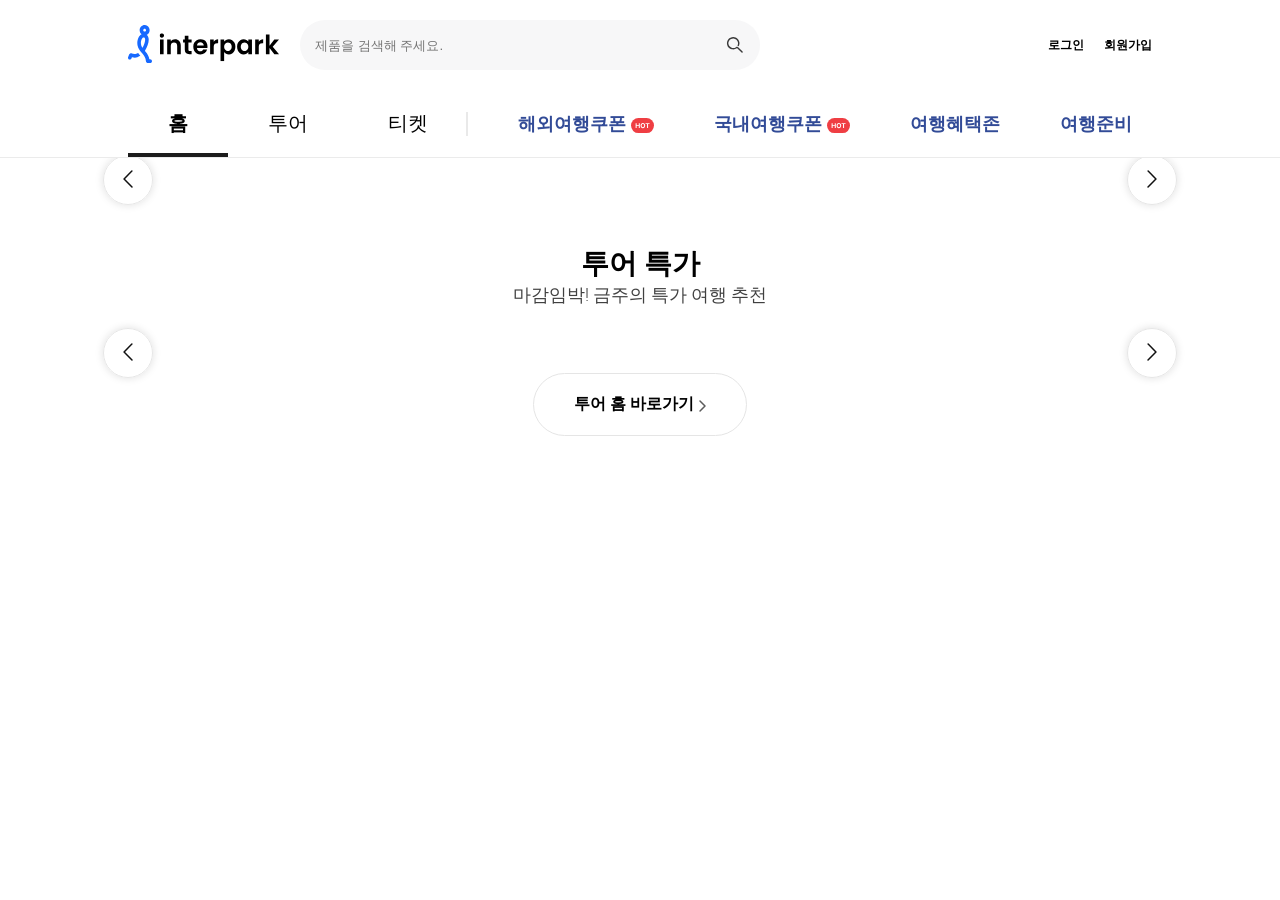
<file: public/index.html>
<!DOCTYPE html>
<html lang="ko">
  <head>
    <meta charset="UTF-8" />
    <meta name="viewport" content="width=device-width, initial-scale=1.0" />
    <title>나의 til</title>
    <link
      rel="stylesheet"
      href="https://necolas.github.io/normalize.css/8.0.1/normalize.css"
    />
    <!-- 외부라이브러리 -->
    <link
      rel="stylesheet"
      href="https://cdn.jsdelivr.net/npm/swiper@11/swiper-bundle.min.css"
    />
    <script src="https://cdn.jsdelivr.net/npm/swiper@11/swiper-bundle.min.js"></script>

    <link rel="stylesheet" href="css/common.css" />
    <link rel="stylesheet" href="css/header.css" />
    <link rel="stylesheet" href="css/banner.css" />
    <link rel="stylesheet" href="css/tour.css" />

    <!-- js 초기 코드  -->
    <script src="js/index.js"></script>
    <script src="js/header.js"></script>
    <script src="js/banner.js"></script>
    <script src="js/tour.js"></script>
  </head>

  <body>
    <!-- 전체 레이아웃  -->
    <div class="wrap">
      <!-- 상단 -->
      <header class="header">
        <div class="layout">
          <!-- 상단의 위 -->
          <div class="header_top">
            <div class="header_top_left">
              <!-- 로고 -->
              <div class="logo">
                <a href="http://www.interpark.com" target="_blank">
                  <img src="images/logo.svg" alt="로고" title="인터파크" />
                </a>
              </div>
              <!-- 제품검색 -->
              <div class="search">
                <!-- 제품 검색 API 연동 -->
                <form class="search_form">
                  <input
                    class="search_form_word"
                    type="text"
                    placeholder="제품을 검색해 주세요."
                  />
                  <input
                    class="search_form_button"
                    type="submit"
                    value="검색"
                  />
                </form>
              </div>
            </div>
            <div class="header_top_right">
              <ul class="member">
                <li><a href="#">로그인</a></li>
                <li><a href="#">회원가입</a></li>
              </ul>
            </div>
          </div>
          <!-- 상단의 아래 -->
          <div class="header_bottom">
            <div class="header_bottom_nav">
              <ul class="nav">
                <li><a href="#" class="focus">홈</a></li>
                <li><a href="#">투어</a></li>
                <li><a href="#">티켓</a></li>
              </ul>
            </div>
            <div class="header_bottom_eventmenu">
              <ul class="cupon">
                <li>
                  <a href="#">
                    해외여행쿠폰
                    <img
                      src="images/badge_hot.svg"
                      alt="해외여행쿠폰"
                      title="해외여행쿠폰"
                    />
                  </a>
                </li>
                <li>
                  <a href="#">
                    국내여행쿠폰
                    <img
                      src="images/badge_hot.svg"
                      alt="국내여행쿠폰"
                      title="국내여행쿠폰"
                    />
                  </a>
                </li>
                <li><a href="#">여행혜택존</a></li>
                <li><a href="#">여행준비</a></li>
              </ul>
            </div>
          </div>
        </div>
      </header>
      <!-- 모바일 상단 -->
      <div class="m_header">
        <div class="m_header_menu">
          <a href="#">홈</a>
          <a href="#">투어</a>
          <a href="#">티켓</a>
        </div>

        <div class="m_header_search">
          <a href="#">
            <img src="images/btn_search.svg" alt="제품검색" />
          </a>
        </div>
      </div>

      <!-- 메인 -->
      <main class="main">
        <div class="layout">
          <!-- Banner -->
          <div class="banner">
            <!-- 절대로 swiper 단어 고치지 않는다 -->
            <div class="swiper sw_banner">
              <div class="swiper-wrapper">
                <!-- API 연동 -->
              </div>
            </div>

            <div class="swiper-pagination sw_banner_pg"></div>

            <button class="slide_bt banner_prev slide_bt_left">
              <img src="images/slider_arrow.svg" alt="left" title="left" />
            </button>

            <button class="slide_bt banner_next slide_bt_right">
              <img src="images/slider_arrow.svg" alt="right" title="right" />
            </button>
          </div>
          <!-- Tour -->
          <div class="tour">
            <div class="section_top">
              <h2 class="section_title">투어 특가</h2>
              <span class="section_desc">마감임박! 금주의 특가 여행 추천</span>
            </div>
            <div class="section_list">
              <!--Start 목록영역 -->
              <div class="section_category">
                <ul class="section_category_bts">
                  <!-- API 연동 -->
                </ul>
              </div>

              <div class="section_slide_wrap">
                <div class="section_slide">
                  <!-- Swipe 투어 영역 -->
                  <div class="swiper sw_tour">
                    <div class="swiper-wrapper">
                      <!-- API 연동 -->
                    </div>
                  </div>

                  <button class="slide_bt tour_prev slide_bt_left">
                    <img
                      src="images/slider_arrow.svg"
                      alt="left"
                      title="left"
                    />
                  </button>

                  <button class="slide_bt tour_next slide_bt_right">
                    <img
                      src="images/slider_arrow.svg"
                      alt="right"
                      title="right"
                    />
                  </button>
                </div>
              </div>

              <!--End 목록영역 -->
            </div>
            <div class="section_bts">
              <a href="#">
                투어 홈 바로가기
                <img
                  src="images/icon_linkArrow.svg"
                  alt="투어 홈 바로가기"
                  title="투어 홈 바로가기"
                />
              </a>
            </div>
          </div>
          <!-- Trip -->
          <div></div>
          <!-- Ticket -->
          <div></div>
          <!-- Live -->
          <div></div>
        </div>
      </main>
      <!-- 하단 -->
      <footer>
        <div></div>
      </footer>
    </div>
  </body>
</html>
</file>
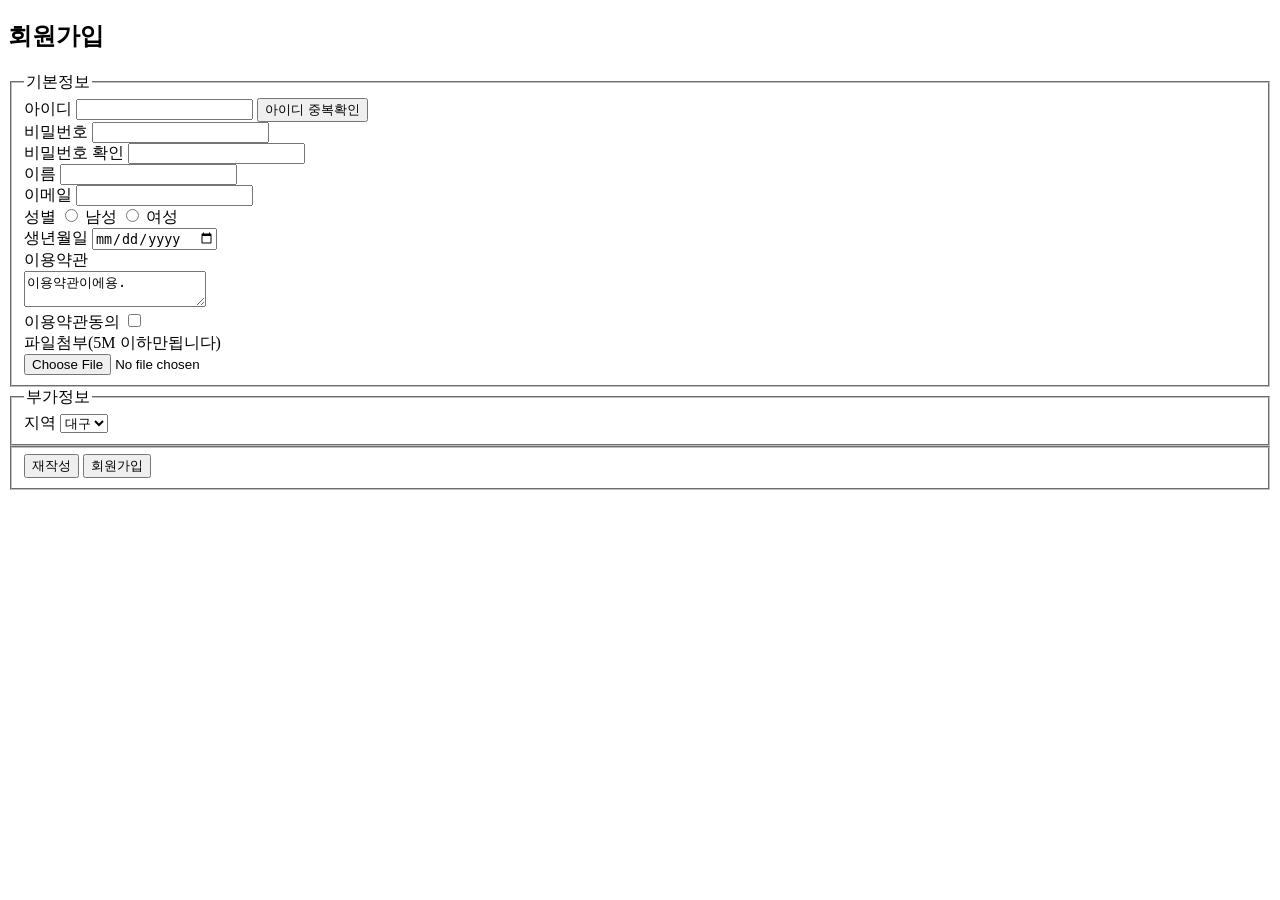
<file: public/form.html>
<!DOCTYPE html>
<html lang="ko">
  <head>
    <meta charset="UTF-8" />
    <meta name="viewport" content="width=device-width, initial-scale=1.0" />
    <title>회원가입</title>
  </head>
  <body>
    <div class="join_form">
      <h2>회원가입</h2>
      <form action="member_join.jsp" method="get">
        <!-- 기본정보 -->
        <fieldset>
          <legend>기본정보</legend>
          <label for="userid">아이디</label>
          <input
            type="text"
            id="userid"
            name="userid"
            minlength="8"
            maxlength="16"
            required
          />
          <button>아이디 중복확인</button>
          <br />

          <label for="pass">비밀번호</label>
          <input
            id="pass"
            name="pass"
            type="password"
            minlength="8"
            maxlength="16"
            required
          />
          <br />

          <label for="pass2">비밀번호 확인</label>
          <input
            id="pass2"
            type="password"
            minlength="8"
            maxlength="16"
            required
          />
          <br />
          <label>이름</label>
          <input type="text" name="name" required />
          <br />
          <label>이메일</label>
          <input type="email" name="email" required />
          <br />
          <label>성별</label>
          <input type="radio" name="gender" value="male" /> 남성
          <input type="radio" name="gender" value="female" /> 여성
          <br />
          <label>생년월일</label>
          <input type="date" name="birthday" />
          <br />
          <label>이용약관</label>
          <br />
          <textarea readonly>이용약관이에용.</textarea>
          <!-- 붙여써야햄 줄내려쓰면 공백으로 인식 -->
          <br />
          <label>이용약관동의</label>
          <input type="checkbox" name="agree" />
          <!-- 체크박스는 여러개 선택가능 -->
          <br />
          <label>파일첨부(5M 이하만됩니다)</label>
          <br />
          <input type="file" name="file" />
        </fieldset>
        <!-- 부가정보 -->
        <fieldset>
          <legend>부가정보</legend>
          <label>지역</label>
          <select name="sity">
            <option value="dg">대구</option>
            <option value="se">서울</option>
          </select>
        </fieldset>
        <!-- 버튼 -->
        <fieldset>
          <input type="reset" value="재작성" />
          <input type="submit" value="회원가입" />
        </fieldset>
      </form>
    </div>
  </body>
</html>
</file>
<file: public/css/common.css>
@charset "utf-8";
@import url("https://fonts.googleapis.com/css2?family=Noto+Sans:ital,wght@0,100..900;1,100..900&family=Roboto:ital,wght@0,100..900;1,100..900&display=swap");

* {
  margin: 0;
  padding: 0;
  box-sizing: border-box;
  outline-style: none;
}

/* 태그 선택 : 추천하는 각 태그별 기본값 */
a {
  text-decoration: none;
  /* 디자인 보고 수정 */
  color: #000000;
}
ul {
  list-style: none;
}
html {
  width: 100%;
  /* 반응형 최소 너비 설정 */
  min-width: 540px;
  /* 가로 스크롤은 UI 상 좋지 않아요 */
  overflow-x: hidden;

  /* 디자인 보고 수정 */
  font-size: 12px;
}

body {
  width: 100%;
  font-size: 1rem;
  /* 디자인 보고 수정 */
  color: #000000;
  /* 글꼴이 필요로 함. */
  font-family: "Segoe UI", Roboto, Arial, "Noto Sans", sans-serif;
  letter-spacing: 0px;
  word-spacing: 0px;
}
.wrap {
  width: 100%;
}
.layout {
  max-width: 1280px;
  width: 100%;

  margin: 0 auto;
  /* margin-top: 0;
  margin-bottom: 0;
  margin-left: auto;
  margin-right: auto; */
}
/* 반응형 작업 */
@media all and (max-width: 1280px) {
  .layout {
    max-width: 1024px;
  }
}
@media all and (max-width: 1024px) {
  .layout {
    max-width: 760px;
  }
}
@media all and (max-width: 760px) {
  .layout {
    max-width: 100%;
  }
}

/* header 가 fixed 가 되면 강제로 padding 넣기 */
.main_fixed {
  padding-top: 150px;
}

/* sldie 관련 공통 */
.slide_bt {
  position: absolute;
  top: 50%;
  /* transform: translateY(-50%); */
  width: 50px;
  height: 50px;
  border-radius: 50%;

  cursor: pointer;

  border: 1px solid #e6e6e6;
  background-color: rgba(255, 255, 255, 0.85);
  box-shadow: 0 0 8px rgba(0, 0, 0, 0.13);

  z-index: 100;
}
.slide_bt_left {
  left: 0;
  transform: translateX(-50%) translateY(-50%) rotateY(180deg);
}
.slide_bt_right {
  right: 0;
  transform: translateX(50%) translateY(-50%);
}
/* swiper 버튼 비활성시 표현 */
.swiper-button-disabled {
  display: none !important;
}

/* @media all and (max-width: 1024px) */
/*   <meta name="viewport" 이거없으면 뷰포트 너비체크못함 */
</file>
<file: public/css/header.css>
main {
  padding-top: 150px;
}

.header {
  position: fixed;
  left: 0;
  top: 0;
  z-index: 99999;
  width: 100%;
  background-color: #ffffff;
  border-bottom: 1px solid #ebebeb;
}
.header_down {
  position: fixed;
  top: 0;
  left: 0;
  z-index: 99999;
  width: 100%;
}

.header_top {
  /* 좌표 기준을 세워주자 */
  position: relative;
  display: flex;
  justify-content: space-between;
  align-items: center;
  width: 100%;

  /* padding-top: 30px; */
  /* padding-bottom: 30px; */
  padding: 20px 0;
}
.header_top_down {
  padding: 0px;
}

.header_top_left {
  display: flex;
  align-items: center;
  gap: 20px;
}

.logo > a > img {
  width: 152px;
  height: auto;
}

.search {
}
.search_down {
  position: absolute;
  top: 10px;
  left: 350px;
}

.search_form {
  display: flex;
  align-items: center;
  width: 460px;
}

.search_form_word {
  width: calc(100% - 50px);
  height: 50px;
  background-color: #f7f7f8;
  border: none;
  border-radius: 25px 0px 0px 25px;
  padding-left: 15px;
}
.search_form_button {
  width: 50px;
  height: 50px;
  font-size: 0;

  /* background-color: red;
  background-image: url("../images/btn_search.svg");
  background-repeat: no-repeat;
  background-position: center;
  background-size: 18px; */

  background: #f7f7f8 url("../images/btn_search.svg") no-repeat center;
  background-color: #f7f7f8;
  background-size: 18px;
  border: none;
  border-radius: 0px 25px 25px 0px;
  cursor: pointer;
}

.header_top_right {
  position: relative;
}
.member {
  display: flex;
  gap: 20px;
}
.member_down {
  position: absolute;
  top: 30px;
  right: 0;
}

.member > li > a {
  font-size: 12px;
  font-weight: 700;
  line-height: 16px;
  color: #000000;
}

.header_bottom {
  display: flex;
  align-items: center;
  width: 100%;
}
.header_bottom_nav {
}
.nav {
  position: relative;
  display: flex;
  gap: 0px;
}
.nav::after {
  position: absolute;
  /* top: calc(100% - 50% - 24px / 2); */
  top: 50%;
  right: 0;
  display: block;

  width: 2px;
  height: 24px;
  background-color: #e9e9e9;
  transform: translateY(-50%);
  content: "";
}

.nav li a {
  position: relative;

  display: block;
  padding: 20px 40px;
  font-size: 20px;
  font-weight: 400;
}

.nav li a.focus {
  font-weight: 700 !important;
}

.nav li a.focus::after {
  position: absolute;
  bottom: 0;
  left: 0;

  display: block;
  width: 100%;
  height: 4px;
  background-color: #1c1c1c;
  content: "";
}

.header_bottom_eventmenu {
}
.cupon {
  display: flex;
  align-items: center;
  gap: 20px;
  margin-left: 30px;
}
.cupon > li > a {
  display: flex;
  align-items: center;
  padding: 0 20px;

  font-size: 18px;
  font-weight: 600;
  color: #324b97;
  gap: 5px;
}
.cupon > li > a > img {
  transform: translateY(10%);
}
/* 모바일 헤더 */
.m_header {
  padding: 0 10px;

  display: none;
  position: fixed;
  top: 0;
  left: 0;
  z-index: 999;
  width: 100%;
  height: 54px;
  background-color: #ffffff;
  border-bottom: 1px solid #ebebeb;
}

.m_header_menu {
  display: flex;
  align-items: center;
  gap: 15px;
}
.m_header_menu a {
  font-size: 22px;
  font-weight: 400;
}
.m_header_search {
  display: flex;
  align-items: center;
}
.m_header_search a {
}

/* 반응형 작업 */
@media all and (max-width: 1024px) {
  main {
    padding-top: 54px;
  }
  .header {
    display: none;
  }
  .m_header {
    display: flex;
    justify-content: space-between;
    align-content: center;
  }
}
</file>
<file: public/css/banner.css>
.banner {
  position: relative;
  margin-top: 30px;
}
/* 스크롤시 헤더 높이가 반영안되는 부분 반영해서 레이아웃 적용 */
.banner_fix {
  padding-top: 50px;
}
.banner_slide {
  display: flex;
  gap: 25px;
}
.sw_banner {
  border-radius: 15px;
}

.banner_list {
  border-radius: 15px;
  overflow: hidden;
}
/* 이미지가 영역에 가득 채워지고 비율이 유지되도록 처리  */
.banner_list img {
  width: 100%;
  height: 100%;
  /* 비율을 유지하면서 영역에 이미지 가득 채우기 */
  object-fit: cover;
  display: block;
}
/* 반응형 코드 */
.sw_banner_pg {
  display: none;
  bottom: -25px !important;
}
@media all and (max-width: 1024px) {
  .sw_banner_pg {
    display: block;
  }
  /* 평상시 버튼 모습 */
  .sw_banner_pg .swiper-pagination-bullet {
  }
  /* 포커스시 버튼모습 */
  .sw_banner_pg .swiper-pagination-bullet-active {
    background-color: #000 !important;
  }
}
@media all and (max-width: 960px) {
  .sw_banner {
    width: 350px;
  }
  .sw_banner_pg {
    bottom: 10px !important;
  }
  /* 평상시 버튼 모습 */
  .sw_banner_pg .swiper-pagination-bullet {
    width: 6px;
    height: 6px;
    opacity: 0.4;
    background-color: #fff !important;
  }
  /* 포커스시 버튼모습 */
  .sw_banner_pg .swiper-pagination-bullet-active {
    width: 7px;
    height: 7px;
    opacity: 1;
    background-color: #fff !important;
  }
}
</file>
<file: public/css/tour.css>
.tour {
  position: relative;
  margin-top: 65px;
}

.section_top {
  padding-bottom: 22px;
}
.section_title {
  text-align: center;
  font-size: 28px;
  font-weight: 700;
}
.section_desc {
  display: block;
  text-align: center;
  font-size: 18px;
  font-weight: 300;
  color: rgba(0, 0, 0, 0.75);
}
.section_list {
  position: relative;
}
.section_category {
  display: flex;
  justify-content: center;
  padding-bottom: 24px;
}
.section_category_bts {
  display: flex;
  gap: 6px;
}
.section_category_bts > li {
}
.section_category_bts > li > button {
  border: 1px solid #e5e5e5;
  background-color: #ffffff;
  padding: 15px 20px;
  border-radius: 52px;
  cursor: pointer;
  font-size: 14px;
  font-weight: 400;

  transition: all 0.4s;
}
.section_category_bts > li > button.cate_focus {
  border: 1px solid #333333;
  color: #fff;
  background-color: #333333;
  font-weight: 700;
}

.section_slide {
  position: relative;

  margin-bottom: 20px;
}
.item {
  position: relative;
  overflow: hidden;
  border: 1px solid #e5e5e5;
  border-radius: 10px;
}

.item > a {
}
.item_image {
  width: 100%;
  height: 250px;
  overflow: hidden;
  margin-bottom: 25px;
}

.item_image > img {
  width: 100%;
  /* 비율을 유지하면서 영역에 이미지 가득 채우기 */
  height: 100%;
  object-fit: cover;
  display: block;
}
.item_name {
  position: absolute;
  left: 20px;
  top: 235px;

  background-color: #1769ff;
  color: #fff;
  font-size: 14px;
  font-weight: 600;

  border-radius: 4px;
  padding: 10px;
}

.item_text {
  padding: 20px;
  padding-top: 5px;
}

.item_cupon {
  display: block;
  font-size: 14px;
  font-weight: 400;
  color: #1769ff;
  /* 줄내림 방지 */
  white-space: nowrap;
  /* 말줄임 처리 */
  overflow: hidden;
  text-overflow: ellipsis;
}
.item_desc {
  display: block;
  font-size: 14px;
  font-weight: 400;
  color: #333;
  /* 줄내림 방지 */
  white-space: nowrap;
  /* 말줄임 처리 */
  overflow: hidden;
  text-overflow: ellipsis;
}
.item_price {
  font-size: 16px;
  font-weight: 400;
}
.item_price > b {
  font-size: 20px;
  font-weight: 700;
}

.section_bts {
  display: flex;
  justify-content: center;
}
.section_bts > a {
  border: 1px solid #e5e5e5;
  padding: 20px 40px;
  border-radius: 40px;

  background-color: #fff;
  font-size: 16px;
  font-weight: 700;

  display: flex;
  align-items: center;
  gap: 5px;
}
.section_bts > a > img {
  transform: translateY(1px);
}

/* 반응형 */
@media all and (max-width: 1024px) {
  .tour {
    border-top: 8px solid #f4f4f4;
    margin-top: 50px;
    padding-top: 10px;
  }
  .tour .section_top {
    padding-bottom: 12px;
  }
  .tour .section_title {
    font-size: 21px;
  }
  .tour .section_desc {
    font-size: 15px;
  }
  .tour .section_category {
    padding-bottom: 12px;
  }
  .section_category_bts > li > button {
    padding: 9px 20px;
  }

  /* 반응형 슬라이드 높이 설정 */
  .item {
    height: 222px !important;
  }
  .item_image {
    height: 138px !important;
    margin-bottom: 15px !important;
  }
  .item_name {
    left: 8px;
    top: 127px;
    font-size: 11px;
    font-weight: 500;
    border-radius: 4px;
    padding: 3px;
  }
  .item_cupon {
  }
  .item_desc {
  }
  .item_price {
    font-size: 14px;
  }
  .item_price > b {
    font-size: 14px;
  }
  .item_text {
    padding: 5px;
  }
  .section_bts > a {
    width: 100%;
    justify-content: center;
    border-radius: 4px;
    padding: 15px 20px;
  }
}
</file>
